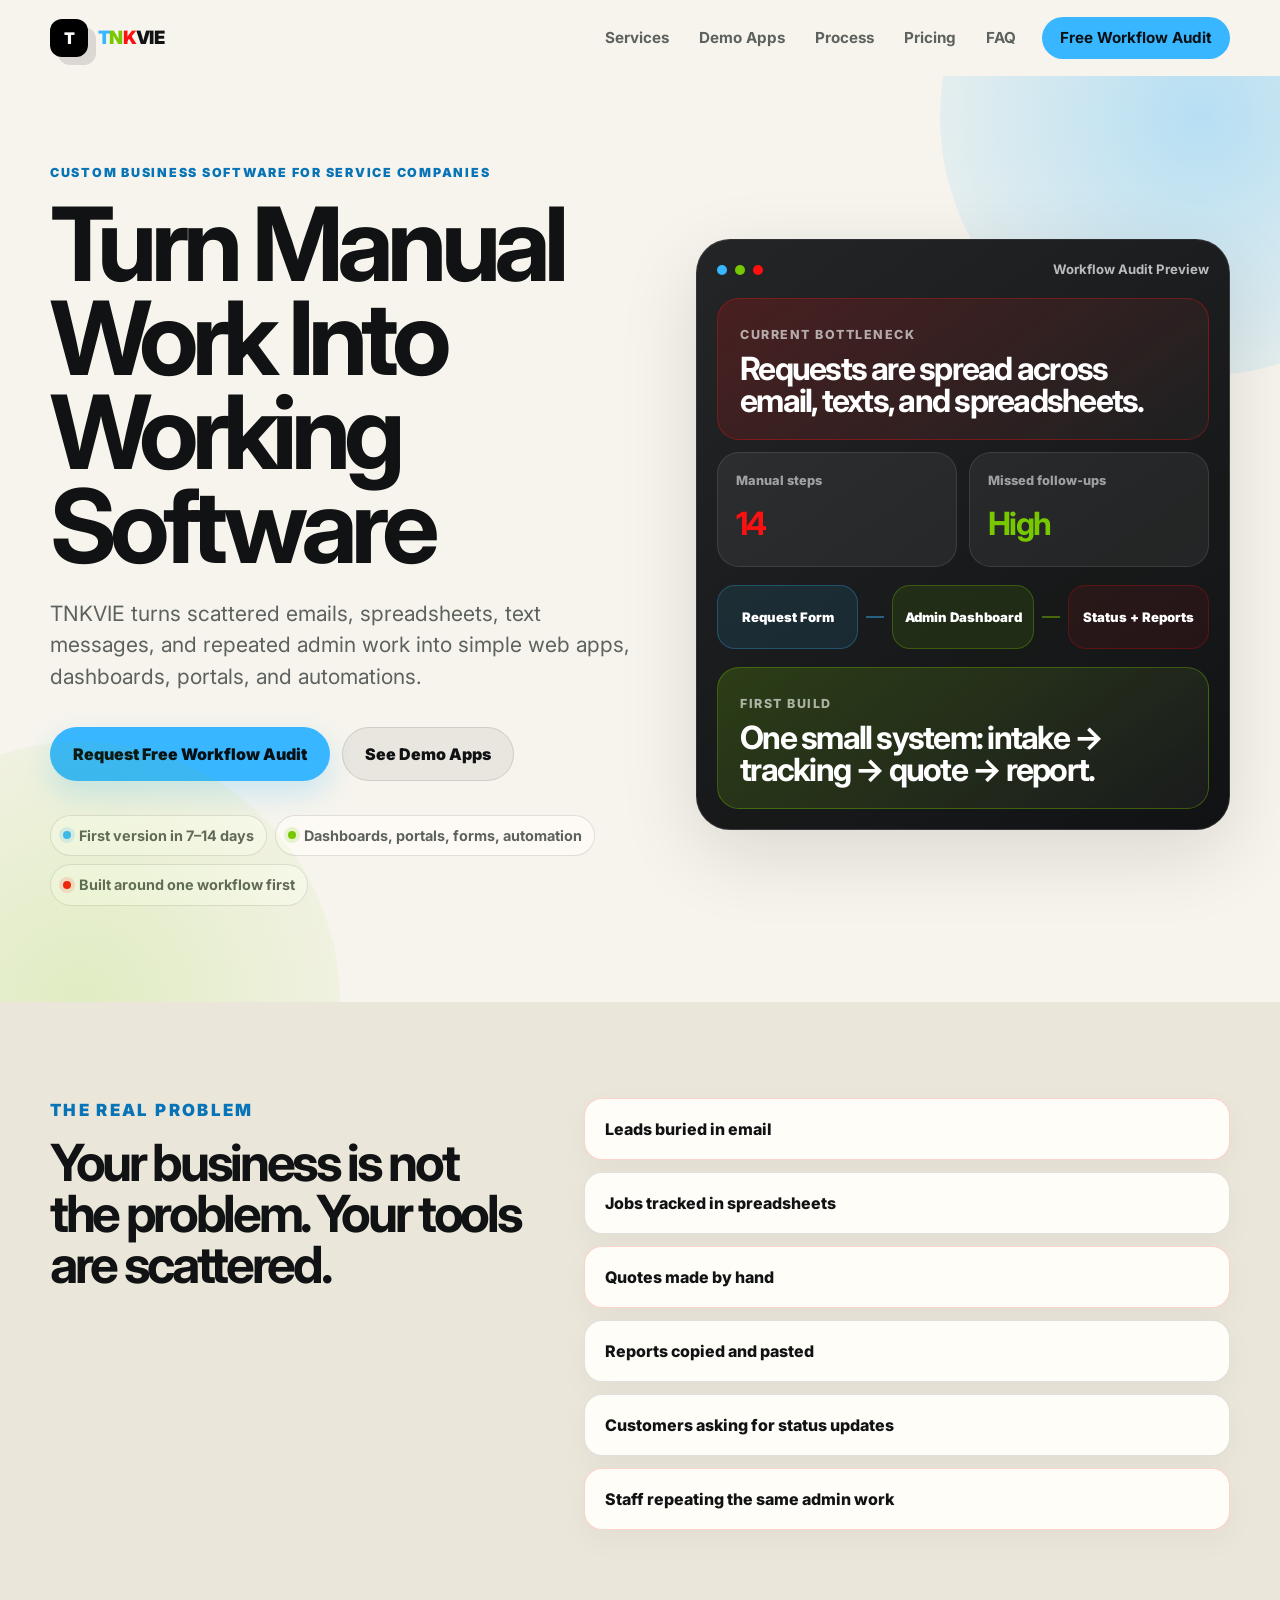
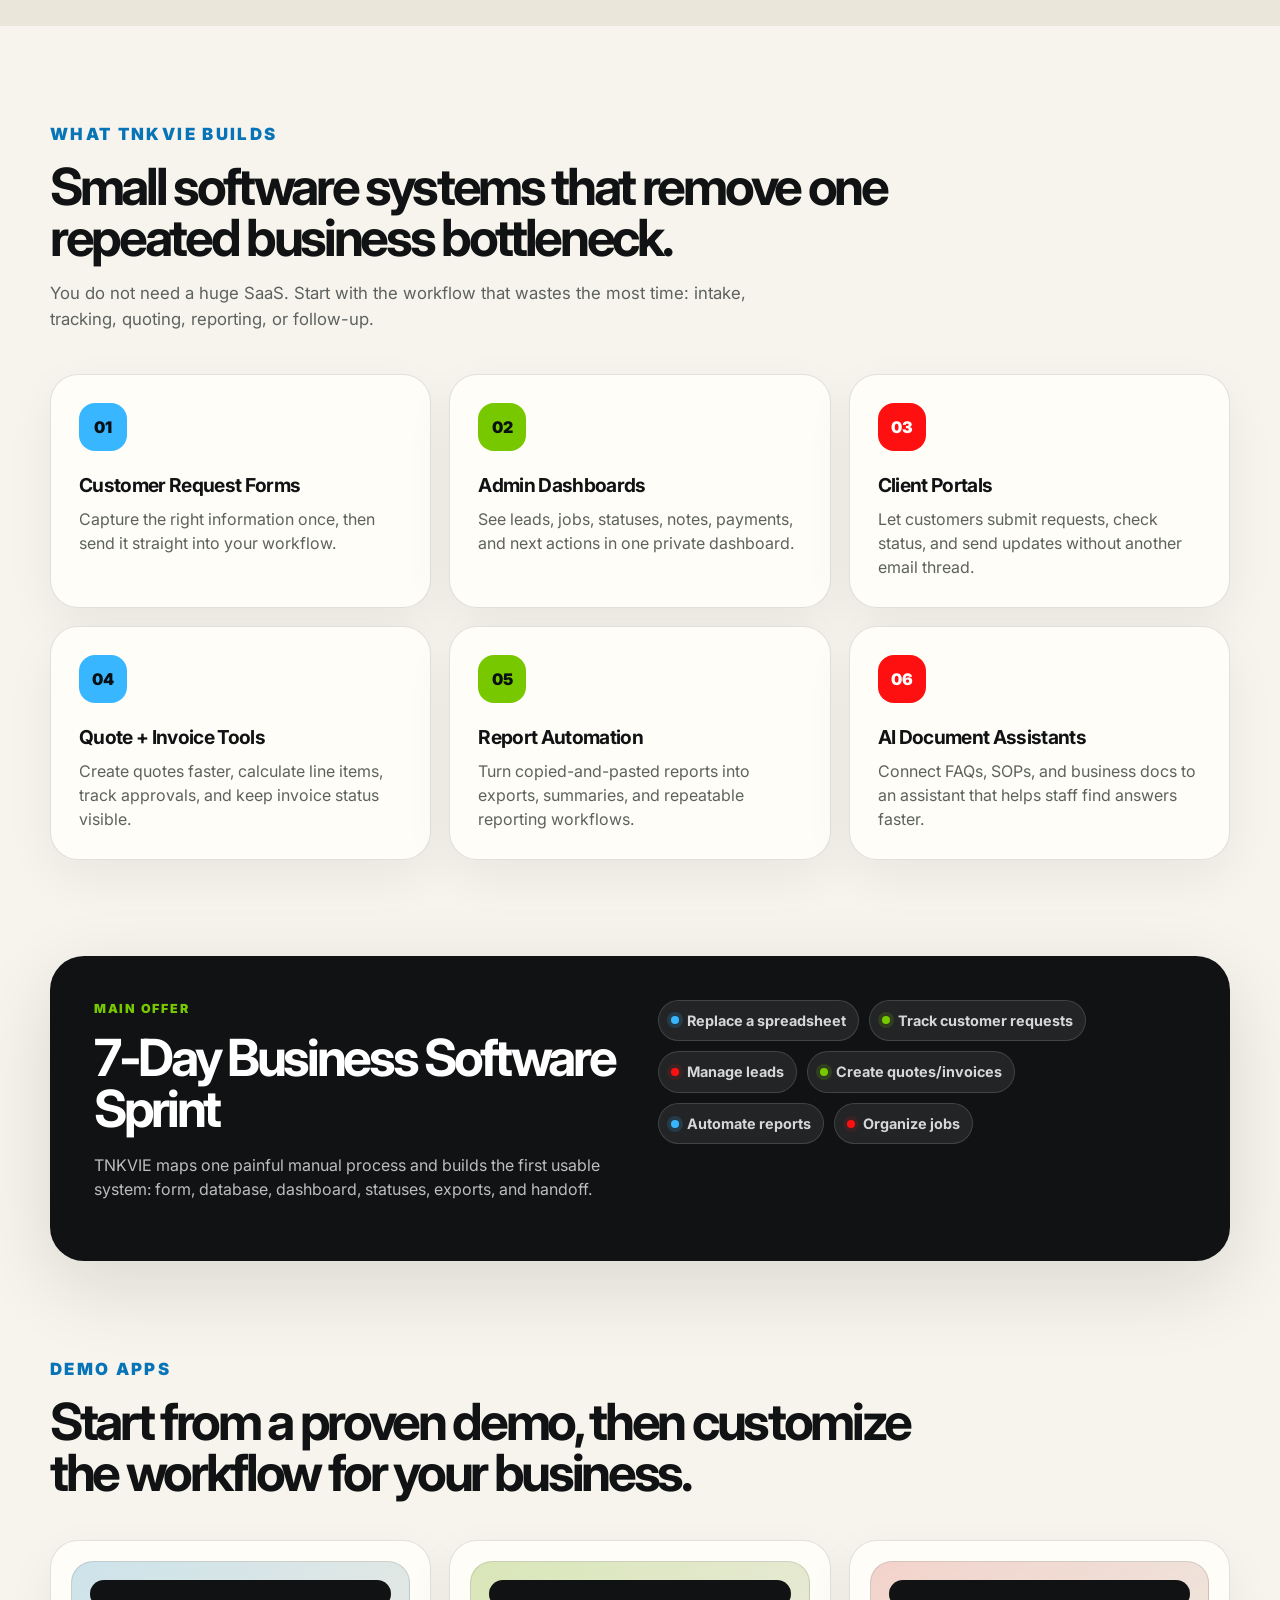
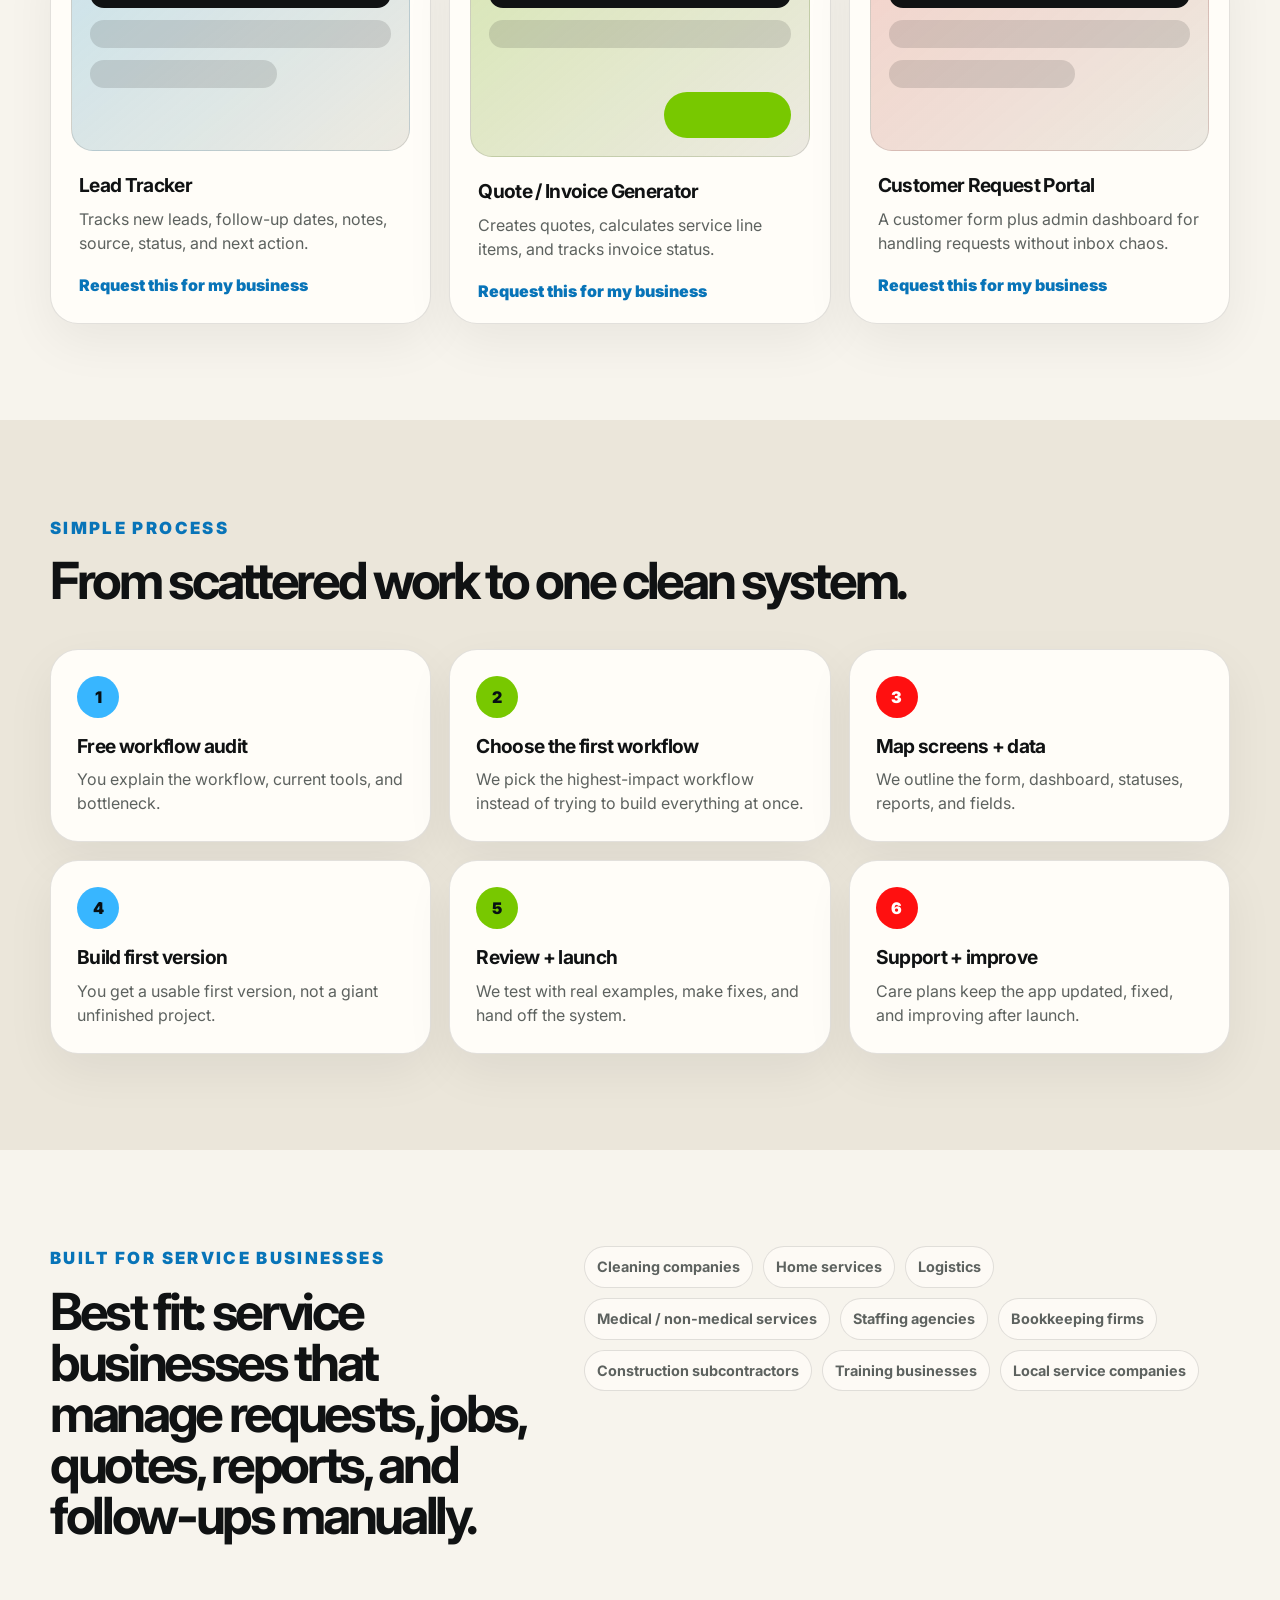
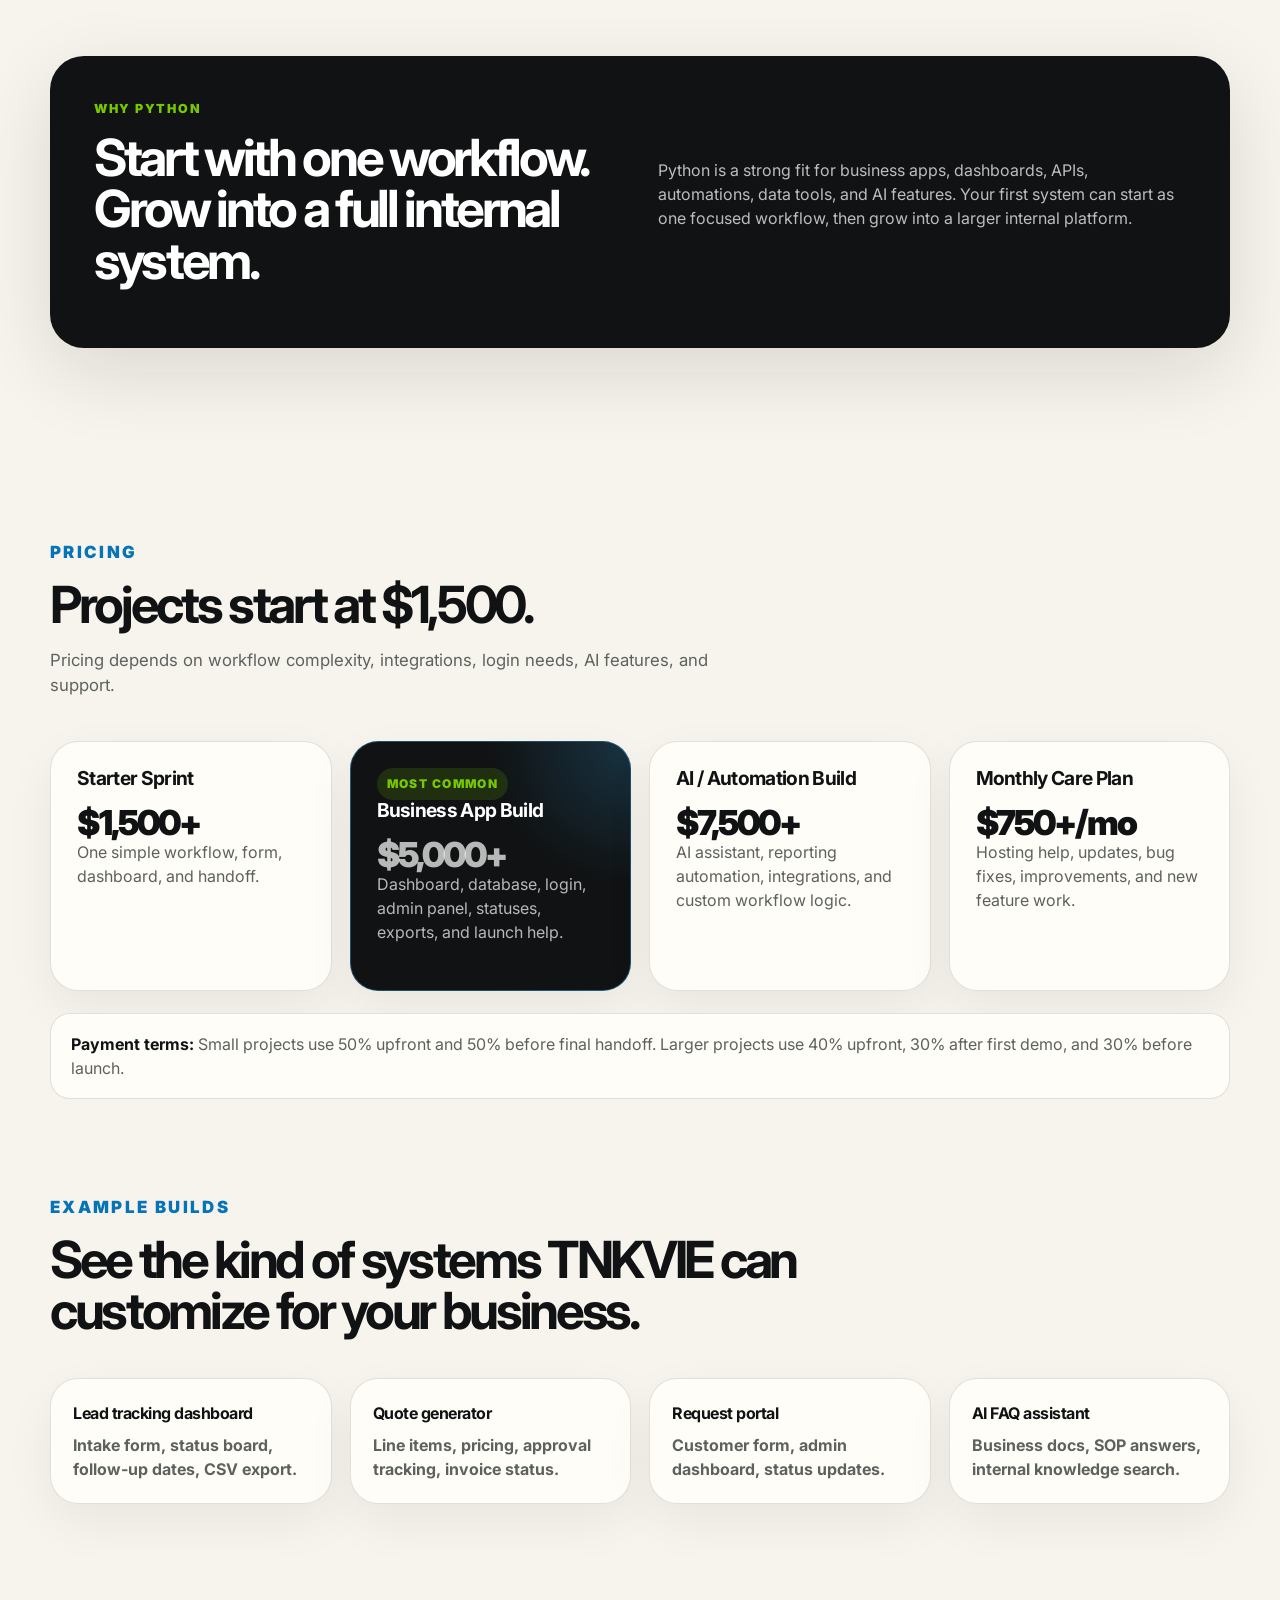
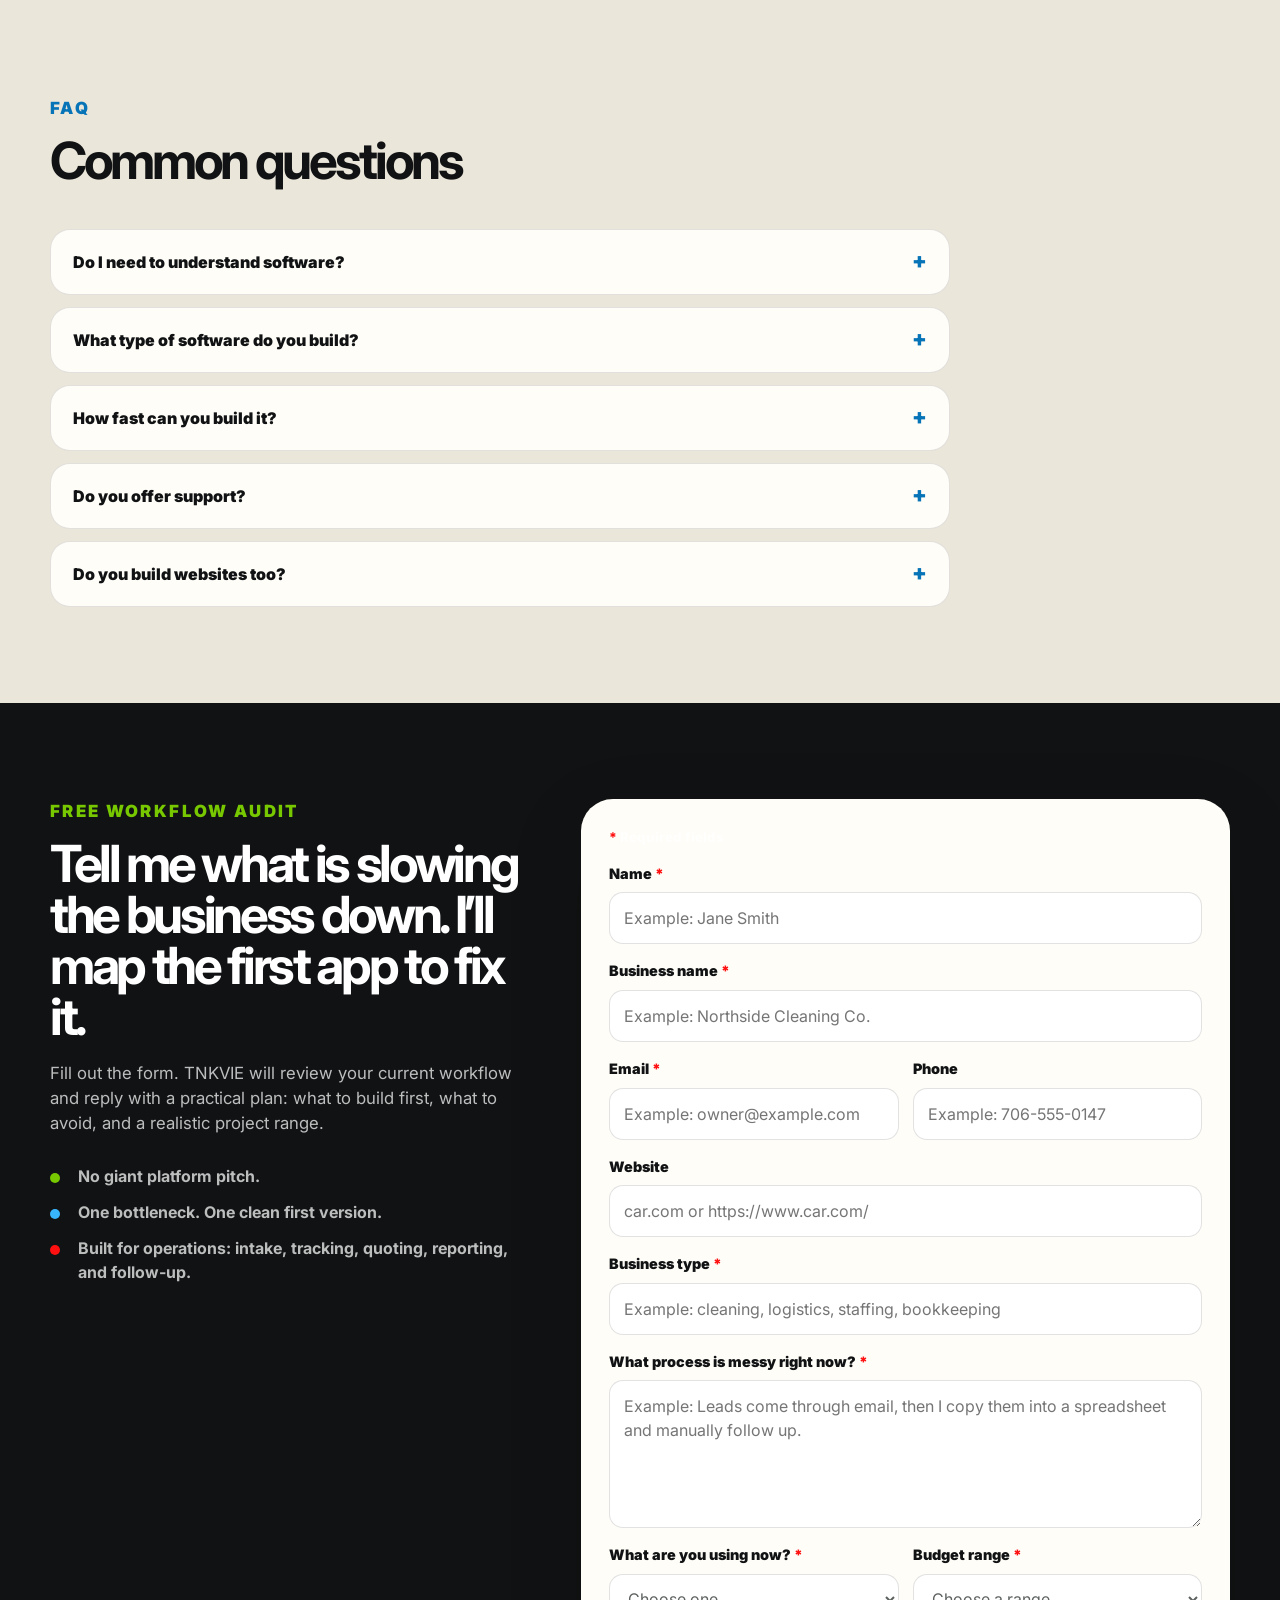
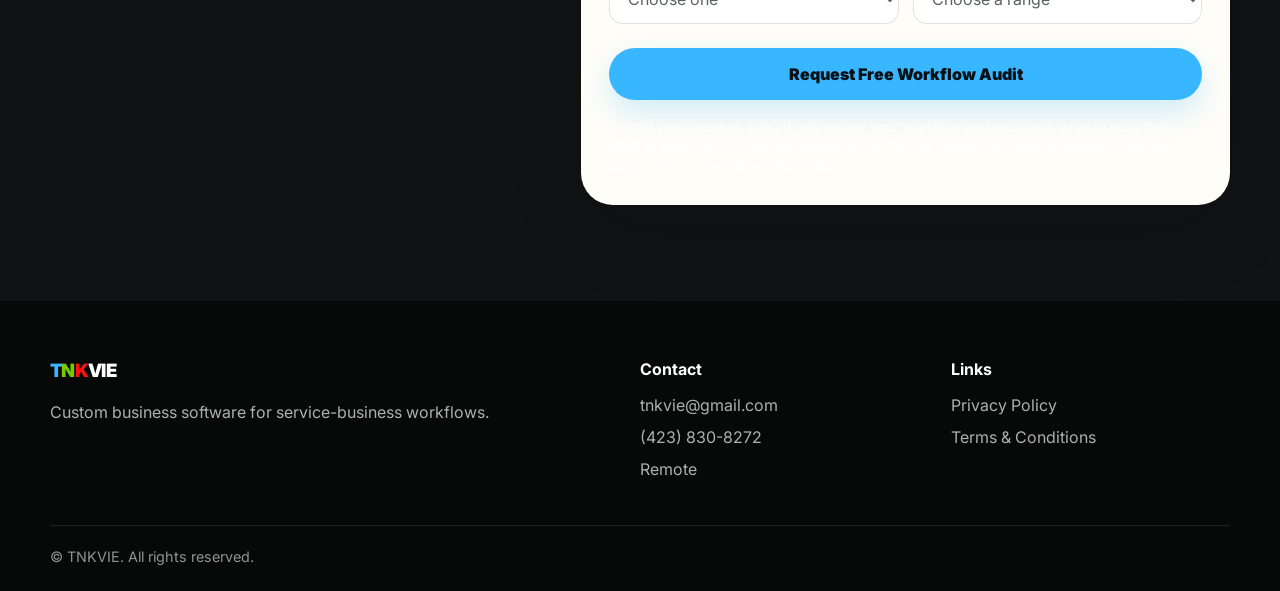
<file: index.html>
<!doctype html>
<html lang="en">
  <head>
    <meta charset="utf-8" />
    <meta name="viewport" content="width=device-width, initial-scale=1" />
    <title>TNKVIE — Custom Python Software for Small Businesses</title>
    <meta
      name="description"
      content="TNKVIE builds custom Python business software that replaces spreadsheets, manual admin work, and broken workflows with simple apps, dashboards, portals, and automations."
    />
    <meta name="theme-color" content="#38b6ff" />

    <link
      rel="shortcut icon"
      type="image/ico"
      sizes="32x32"
      href="/media/images/favacion.ico"
    />

    <meta
      property="og:title"
      content="TNKVIE — Custom Software for Small Businesses"
    />
    <meta
      property="og:description"
      content="Turn one messy manual process into a working app, dashboard, portal, or automation in 7–14 days."
    />
    <meta property="og:type" content="website" />

    <link rel="preconnect" href="https://fonts.googleapis.com" />
    <link rel="preconnect" href="https://fonts.gstatic.com" crossorigin />
    <link
      href="https://fonts.googleapis.com/css2?family=Inter:wght@400;500;600;700;800;900&display=swap"
      rel="stylesheet"
    />
    <link rel="stylesheet" href="styles.css" />
  </head>

  <body>
    <a class="skip-link" href="#main">Skip to content</a>

    <header class="site-header" data-header>
      <div class="container nav-shell">
        <a class="brand" href="#top" aria-label="TNKVIE home">
          <span class="brand-mark" aria-hidden="true">T</span>
          <span class="brand-text brand-logo" aria-label="TNKVIE"
            ><span class="logo-blue">T</span><span class="logo-green">N</span
            ><span class="logo-red">K</span><span>VIE</span></span
          >
        </a>

        <button
          class="nav-toggle"
          type="button"
          aria-label="Open menu"
          aria-expanded="false"
          data-nav-toggle
        >
          <span></span>
          <span></span>
          <span></span>
        </button>

        <nav class="site-nav" aria-label="Main navigation" data-nav>
          <a href="#services">Services</a>
          <a href="#demos">Demo Apps</a>
          <a href="#process">Process</a>
          <a href="#pricing">Pricing</a>
          <a href="#faq">FAQ</a>
          <a class="nav-cta" href="#audit">Free Workflow Audit</a>
        </nav>
      </div>
    </header>

    <main id="main">
      <section class="hero section" id="top">
        <div class="container hero-grid">
          <div class="hero-copy reveal">
            <p class="eyebrow">
              Custom business software for service companies
            </p>
            <h1>Turn Manual Work Into Working Software</h1>
            <p class="hero-subtitle">
              TNKVIE turns scattered emails, spreadsheets, text messages, and
              repeated admin work into simple web apps, dashboards, portals, and
              automations.
            </p>

            <div class="hero-actions">
              <a class="btn btn-primary" href="#audit"
                >Request Free Workflow Audit</a
              >
              <a class="btn btn-secondary" href="#demos">See Demo Apps</a>
            </div>

            <div class="hero-proof" aria-label="TNKVIE service highlights">
              <span>First version in 7–14 days</span>
              <span>Dashboards, portals, forms, automation</span>
              <span>Built around one workflow first</span>
            </div>
          </div>

          <div
            class="hero-panel reveal delay-1"
            aria-label="Workflow dashboard preview"
          >
            <div class="panel-top">
              <span class="dot"></span>
              <span class="dot"></span>
              <span class="dot"></span>
              <strong>Workflow Audit Preview</strong>
            </div>

            <div class="workflow-card alert">
              <span class="card-label">Current bottleneck</span>
              <h2>
                Requests are spread across email, texts, and spreadsheets.
              </h2>
            </div>

            <div class="mini-grid">
              <div class="metric-card">
                <span>Manual steps</span>
                <strong>14</strong>
              </div>
              <div class="metric-card">
                <span>Missed follow-ups</span>
                <strong>High</strong>
              </div>
            </div>

            <div class="pipeline" aria-hidden="true">
              <div>Request Form</div>
              <span></span>
              <div>Admin Dashboard</div>
              <span></span>
              <div>Status + Reports</div>
            </div>

            <div class="workflow-card success">
              <span class="card-label">First build</span>
              <h2>One small system: intake → tracking → quote → report.</h2>
            </div>
          </div>
        </div>
      </section>

      <section class="section problem-section">
        <div class="container two-col">
          <div class="section-copy reveal">
            <p class="eyebrow">The real problem</p>
            <h2>Your business is not the problem. Your tools are scattered.</h2>
          </div>

          <div class="pain-list reveal delay-1">
            <div>Leads buried in email</div>
            <div>Jobs tracked in spreadsheets</div>
            <div>Quotes made by hand</div>
            <div>Reports copied and pasted</div>
            <div>Customers asking for status updates</div>
            <div>Staff repeating the same admin work</div>
          </div>
        </div>
      </section>

      <section class="section" id="services">
        <div class="container">
          <div class="section-heading reveal">
            <p class="eyebrow">What TNKVIE builds</p>
            <h2>
              Small software systems that remove one repeated business
              bottleneck.
            </h2>
            <p>
              You do not need a huge SaaS. Start with the workflow that wastes
              the most time: intake, tracking, quoting, reporting, or follow-up.
            </p>
          </div>

          <div class="card-grid services-grid">
            <article class="service-card reveal">
              <span class="card-icon">01</span>
              <h3>Customer Request Forms</h3>
              <p>
                Capture the right information once, then send it straight into
                your workflow.
              </p>
            </article>

            <article class="service-card reveal delay-1">
              <span class="card-icon">02</span>
              <h3>Admin Dashboards</h3>
              <p>
                See leads, jobs, statuses, notes, payments, and next actions in
                one private dashboard.
              </p>
            </article>

            <article class="service-card reveal delay-2">
              <span class="card-icon">03</span>
              <h3>Client Portals</h3>
              <p>
                Let customers submit requests, check status, and send updates
                without another email thread.
              </p>
            </article>

            <article class="service-card reveal">
              <span class="card-icon">04</span>
              <h3>Quote + Invoice Tools</h3>
              <p>
                Create quotes faster, calculate line items, track approvals, and
                keep invoice status visible.
              </p>
            </article>

            <article class="service-card reveal delay-1">
              <span class="card-icon">05</span>
              <h3>Report Automation</h3>
              <p>
                Turn copied-and-pasted reports into exports, summaries, and
                repeatable reporting workflows.
              </p>
            </article>

            <article class="service-card reveal delay-2">
              <span class="card-icon">06</span>
              <h3>AI Document Assistants</h3>
              <p>
                Connect FAQs, SOPs, and business docs to an assistant that helps
                staff find answers faster.
              </p>
            </article>
          </div>
        </div>
      </section>

      <section class="section offer-section">
        <div class="container offer-card reveal">
          <div>
            <p class="eyebrow">Main offer</p>
            <h2>7-Day Business Software Sprint</h2>
            <p>
              TNKVIE maps one painful manual process and builds the first usable
              system: form, database, dashboard, statuses, exports, and handoff.
            </p>
          </div>

          <div class="offer-list" aria-label="Best use cases">
            <span>Replace a spreadsheet</span>
            <span>Track customer requests</span>
            <span>Manage leads</span>
            <span>Create quotes/invoices</span>
            <span>Automate reports</span>
            <span>Organize jobs</span>
          </div>
        </div>
      </section>

      <section class="section" id="demos">
        <div class="container">
          <div class="section-heading reveal">
            <p class="eyebrow">Demo apps</p>
            <h2>
              Start from a proven demo, then customize the workflow for your
              business.
            </h2>
          </div>

          <div class="card-grid demo-grid">
            <article class="demo-card reveal">
              <div class="demo-screen">
                <div class="demo-row active"></div>
                <div class="demo-row"></div>
                <div class="demo-row short"></div>
              </div>
              <h3>Lead Tracker</h3>
              <p>
                Tracks new leads, follow-up dates, notes, source, status, and
                next action.
              </p>
              <a href="#audit">Request this for my business</a>
            </article>

            <article class="demo-card reveal delay-1">
              <div class="demo-screen invoice">
                <div class="demo-row active"></div>
                <div class="demo-row"></div>
                <div class="demo-total"></div>
              </div>
              <h3>Quote / Invoice Generator</h3>
              <p>
                Creates quotes, calculates service line items, and tracks
                invoice status.
              </p>
              <a href="#audit">Request this for my business</a>
            </article>

            <article class="demo-card reveal delay-2">
              <div class="demo-screen portal">
                <div class="demo-row active"></div>
                <div class="demo-row"></div>
                <div class="demo-row short"></div>
              </div>
              <h3>Customer Request Portal</h3>
              <p>
                A customer form plus admin dashboard for handling requests
                without inbox chaos.
              </p>
              <a href="#audit">Request this for my business</a>
            </article>
          </div>
        </div>
      </section>

      <section class="section process-section" id="process">
        <div class="container">
          <div class="section-heading reveal">
            <p class="eyebrow">Simple process</p>
            <h2>From scattered work to one clean system.</h2>
          </div>

          <div class="timeline">
            <article class="timeline-item reveal">
              <span>1</span>
              <h3>Free workflow audit</h3>
              <p>You explain the workflow, current tools, and bottleneck.</p>
            </article>
            <article class="timeline-item reveal delay-1">
              <span>2</span>
              <h3>Choose the first workflow</h3>
              <p>
                We pick the highest-impact workflow instead of trying to build
                everything at once.
              </p>
            </article>
            <article class="timeline-item reveal delay-2">
              <span>3</span>
              <h3>Map screens + data</h3>
              <p>
                We outline the form, dashboard, statuses, reports, and fields.
              </p>
            </article>
            <article class="timeline-item reveal">
              <span>4</span>
              <h3>Build first version</h3>
              <p>
                You get a usable first version, not a giant unfinished project.
              </p>
            </article>
            <article class="timeline-item reveal delay-1">
              <span>5</span>
              <h3>Review + launch</h3>
              <p>
                We test with real examples, make fixes, and hand off the system.
              </p>
            </article>
            <article class="timeline-item reveal delay-2">
              <span>6</span>
              <h3>Support + improve</h3>
              <p>
                Care plans keep the app updated, fixed, and improving after
                launch.
              </p>
            </article>
          </div>
        </div>
      </section>

      <section class="section industries-section">
        <div class="container two-col">
          <div class="section-copy reveal">
            <p class="eyebrow">Built for service businesses</p>
            <h2>
              Best fit: service businesses that manage requests, jobs, quotes,
              reports, and follow-ups manually.
            </h2>
          </div>

          <div
            class="industry-cloud reveal delay-1"
            aria-label="Industries served"
          >
            <span>Cleaning companies</span>
            <span>Home services</span>
            <span>Logistics</span>
            <span>Medical / non-medical services</span>
            <span>Staffing agencies</span>
            <span>Bookkeeping firms</span>
            <span>Construction subcontractors</span>
            <span>Training businesses</span>
            <span>Local service companies</span>
          </div>
        </div>
      </section>

      <section class="section why-section">
        <div class="container why-card reveal">
          <div>
            <p class="eyebrow">Why Python</p>
            <h2>Start with one workflow. Grow into a full internal system.</h2>
          </div>
          <p>
            Python is a strong fit for business apps, dashboards, APIs,
            automations, data tools, and AI features. Your first system can
            start as one focused workflow, then grow into a larger internal
            platform.
          </p>
        </div>
      </section>

      <section class="section" id="pricing">
        <div class="container">
          <div class="section-heading reveal">
            <p class="eyebrow">Pricing</p>
            <h2>Projects start at $1,500.</h2>
            <p>
              Pricing depends on workflow complexity, integrations, login needs,
              AI features, and support.
            </p>
          </div>

          <div class="pricing-grid">
            <article class="price-card reveal">
              <h3>Starter Sprint</h3>
              <p class="price">$1,500+</p>
              <p>One simple workflow, form, dashboard, and handoff.</p>
            </article>

            <article class="price-card featured reveal delay-1">
              <p class="badge">Most common</p>
              <h3>Business App Build</h3>
              <p class="price">$5,000+</p>
              <p>
                Dashboard, database, login, admin panel, statuses, exports, and
                launch help.
              </p>
            </article>

            <article class="price-card reveal delay-2">
              <h3>AI / Automation Build</h3>
              <p class="price">$7,500+</p>
              <p>
                AI assistant, reporting automation, integrations, and custom
                workflow logic.
              </p>
            </article>

            <article class="price-card reveal">
              <h3>Monthly Care Plan</h3>
              <p class="price">$750+/mo</p>
              <p>
                Hosting help, updates, bug fixes, improvements, and new feature
                work.
              </p>
            </article>
          </div>

          <div class="payment-note reveal">
            <strong>Payment terms:</strong>
            Small projects use 50% upfront and 50% before final handoff. Larger
            projects use 40% upfront, 30% after first demo, and 30% before
            launch.
          </div>
        </div>
      </section>

      <section class="section proof-section">
        <div class="container">
          <div class="section-heading reveal">
            <p class="eyebrow">Example builds</p>
            <h2>
              See the kind of systems TNKVIE can customize for your business.
            </h2>
          </div>

          <div class="proof-grid">
            <div class="proof-item reveal">
              <strong>Lead tracking dashboard</strong>
              <span
                >Intake form, status board, follow-up dates, CSV export.</span
              >
            </div>
            <div class="proof-item reveal delay-1">
              <strong>Quote generator</strong>
              <span
                >Line items, pricing, approval tracking, invoice status.</span
              >
            </div>
            <div class="proof-item reveal delay-2">
              <strong>Request portal</strong>
              <span>Customer form, admin dashboard, status updates.</span>
            </div>
            <div class="proof-item reveal">
              <strong>AI FAQ assistant</strong>
              <span
                >Business docs, SOP answers, internal knowledge search.</span
              >
            </div>
          </div>
        </div>
      </section>

      <section class="section faq-section" id="faq">
        <div class="container">
          <div class="section-heading reveal">
            <p class="eyebrow">FAQ</p>
            <h2>Common questions</h2>
          </div>

          <div class="faq-list reveal">
            <details>
              <summary>Do I need to understand software?</summary>
              <p>
                No. You explain your business process. TNKVIE turns it into a
                simple system.
              </p>
            </details>

            <details>
              <summary>What type of software do you build?</summary>
              <p>
                TNKVIE focuses on operations software: dashboards, portals,
                forms, automations, reports, and AI tools.
              </p>
            </details>

            <details>
              <summary>How fast can you build it?</summary>
              <p>
                Small workflow apps can start in 7 days. Bigger systems usually
                take 2–6 weeks.
              </p>
            </details>

            <details>
              <summary>Do you offer support?</summary>
              <p>
                Yes. Monthly care plans are available for updates, fixes,
                hosting help, and new features.
              </p>
            </details>

            <details>
              <summary>Do you build websites too?</summary>
              <p>
                Yes, when the website supports the workflow. The main focus is
                software that helps the business run better.
              </p>
            </details>
          </div>
        </div>
      </section>

      <section class="section final-cta" id="audit">
        <div class="container audit-grid">
          <div class="section-copy reveal">
            <p class="eyebrow">Free workflow audit</p>
            <h2>
              Tell me what is slowing the business down. I’ll map the first app
              to fix it.
            </h2>
            <p>
              Fill out the form. TNKVIE will review your current workflow and
              reply with a practical plan: what to build first, what to avoid,
              and a realistic project range.
            </p>

            <ul class="audit-bullets">
              <li>No giant platform pitch.</li>
              <li>One bottleneck. One clean first version.</li>
              <li>
                Built for operations: intake, tracking, quoting, reporting, and
                follow-up.
              </li>
            </ul>
          </div>

          <form
            class="audit-form reveal delay-1"
            id="workflow-audit-form"
            name="workflow-audit"
            action="https://api.web3forms.com/submit"
            method="POST"
          >
            <input
              type="hidden"
              name="access_key"
              value="5d2af4bc-f46d-4950-a163-d67c3dd9f579"
            />

            <input
              type="hidden"
              name="form_type"
              value="Workflow Audit Request"
            />
            <input
              type="hidden"
              name="subject"
              value="New TNKVIE Workflow Audit Request"
            />
            <input type="hidden" name="from_name" value="TNKVIE Website" />

            <!-- Optional: redirect after submit -->
            <!-- <input type="hidden" name="redirect" value="https://tnkvie.com/thank-you.html" /> -->

            <!-- Spam trap. Leave hidden. -->
            <input
              type="checkbox"
              name="botcheck"
              style="display: none"
              tabindex="-1"
              autocomplete="off"
            />

            <p class="form-required-note">
              <span aria-hidden="true">*</span> Required fields
            </p>

            <div class="form-row">
              <label for="name">Name <span aria-hidden="true">*</span></label>
              <input
                id="name"
                a
                name="name"
                type="text"
                autocomplete="name"
                minlength="2"
                maxlength="80"
                placeholder="Example: Jane Smith"
                title="Enter your name."
                required
              />
            </div>

            <div class="form-row">
              <label for="business"
                >Business name <span aria-hidden="true">*</span></label
              >
              <input
                id="business"
                name="business"
                type="text"
                autocomplete="organization"
                minlength="2"
                maxlength="100"
                placeholder="Example: Northside Cleaning Co."
                title="Enter your business name."
                required
              />
            </div>

            <div class="form-pair">
              <div class="form-row">
                <label for="email"
                  >Email <span aria-hidden="true">*</span></label
                >
                <input
                  id="email"
                  name="email"
                  type="email"
                  autocomplete="email"
                  placeholder="Example: owner@example.com"
                  title="Enter a valid email address."
                  required
                />
              </div>

              <div class="form-row">
                <label for="phone">Phone</label>
                <input
                  id="phone"
                  name="phone"
                  type="tel"
                  autocomplete="tel"
                  inputmode="tel"
                  pattern="[0-9()+\-\s.]{7,}"
                  placeholder="Example: 706-555-0147"
                  title="Enter a valid phone number."
                />
              </div>
            </div>

            <div class="form-row">
              <label for="website">Website</label>
              <input
                id="website"
                name="website"
                type="text"
                autocomplete="url"
                inputmode="url"
                maxlength="200"
                placeholder="car.com or https://www.car.com/"
                title="Enter your website, like car.com or https://www.car.com/"
              />
            </div>

            <div class="form-row">
              <label for="business-type"
                >Business type <span aria-hidden="true">*</span></label
              >
              <input
                id="business-type"
                name="business_type"
                type="text"
                minlength="2"
                maxlength="80"
                placeholder="Example: cleaning, logistics, staffing, bookkeeping"
                title="Enter your type of business."
                required
              />
            </div>

            <div class="form-row">
              <label for="messy-process">
                What process is messy right now?
                <span aria-hidden="true">*</span>
              </label>
              <textarea
                id="messy-process"
                name="messy_process"
                rows="5"
                minlength="20"
                maxlength="1000"
                placeholder="Example: Leads come through email, then I copy them into a spreadsheet and manually follow up."
                title="Describe the workflow, bottleneck, or repeated admin task you want fixed."
                required
              ></textarea>
            </div>

            <div class="form-pair">
              <div class="form-row">
                <label for="current-tools"
                  >What are you using now?
                  <span aria-hidden="true">*</span></label
                >
                <select
                  id="current-tools"
                  name="current_tools"
                  title="Choose the tools you currently use."
                  required
                >
                  <option value="" selected disabled>Choose one</option>
                  <option value="Spreadsheets">Spreadsheets</option>
                  <option value="Email">Email</option>
                  <option value="Text messages">Text messages</option>
                  <option value="Paper forms">Paper forms</option>
                  <option value="Multiple tools">Multiple tools</option>
                  <option value="Not sure">Not sure</option>
                </select>
              </div>

              <div class="form-row">
                <label for="budget"
                  >Budget range <span aria-hidden="true">*</span></label
                >
                <select
                  id="budget"
                  name="budget"
                  title="Choose a realistic budget range."
                  required
                >
                  <option value="" selected disabled>Choose a range</option>
                  <option value="$1,500–$3,000">$1,500–$3,000</option>
                  <option value="$3,000–$7,500">$3,000–$7,500</option>
                  <option value="$7,500–$15,000">$7,500–$15,000</option>
                  <option value="$15,000+">$15,000+</option>
                  <option value="Not sure yet">Not sure yet</option>
                </select>
              </div>
            </div>

            <button class="btn btn-primary form-submit" type="submit">
              Request Free Workflow Audit
            </button>

            <p class="form-note" id="audit-form-note">
              Submit your request. TNKVIE will review your workflow and reply
              with what to build first, what to avoid, and a realistic project
              range. Do not include passwords, private customer data, SSNs, or
              sensitive information.
            </p>
          </form>
        </div>
      </section>
    </main>

    <footer class="site-footer">
      <div class="container footer-grid">
        <div>
          <a class="brand footer-brand" href="#top">
            <span class="brand-text brand-logo" aria-label="TNKVIE"
              ><span class="logo-blue">T</span><span class="logo-green">N</span
              ><span class="logo-red">K</span><span>VIE</span></span
            >
          </a>
          <p>Custom business software for service-business workflows.</p>
        </div>

        <div>
          <strong>Contact</strong>
          <a href="mailto:tnkvie@gmail.com">tnkvie@gmail.com</a>
          <a href="tel:+14238308272">(423) 830-8272</a>
          <span>Remote</span>
        </div>

        <div>
          <strong>Links</strong>
          <a href="privacy.html">Privacy Policy</a>
          <a href="terms.html">Terms & Conditions</a>
        </div>
      </div>

      <div class="container copyright">
        <span>© <span data-year></span> TNKVIE. All rights reserved.</span>
      </div>
    </footer>

    <script src="script.js"></script>
  </body>
</html>
</file>
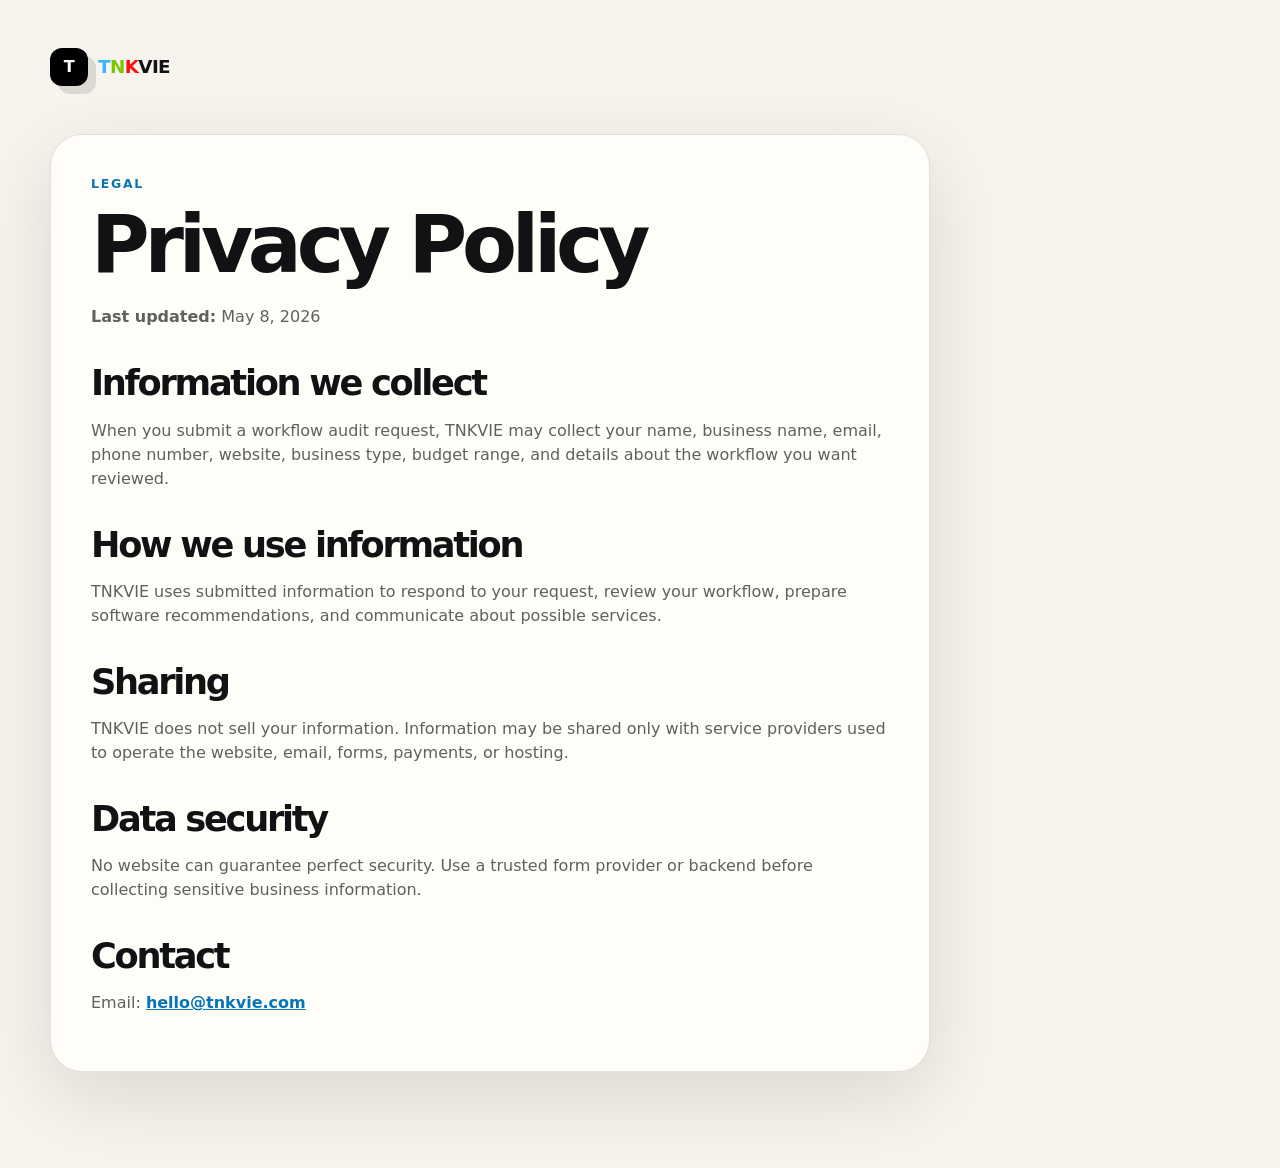
<file: privacy.html>
<!doctype html>
<html lang="en">
<head>
  <meta charset="utf-8" />
  <meta name="viewport" content="width=device-width, initial-scale=1" />
  <title>Privacy Policy — TNKVIE</title>
  <meta name="description" content="TNKVIE Privacy Policy" />
  <link rel="stylesheet" href="styles.css" />
</head>
<body>
  <main class="legal-page">
    <div class="container">
      <a class="brand" href="index.html">
        <span class="brand-mark" aria-hidden="true">T</span>
        <span class="brand-text brand-logo" aria-label="TNKVIE"><span class="logo-blue">T</span><span class="logo-green">N</span><span class="logo-red">K</span><span>VIE</span></span>
      </a>

      <article class="legal-card">
        <p class="eyebrow">Legal</p>
        <h1>Privacy Policy</h1>
        <p><strong>Last updated:</strong> May 8, 2026</p>

        <h2>Information we collect</h2>
        <p>
          When you submit a workflow audit request, TNKVIE may collect your name,
          business name, email, phone number, website, business type, budget range,
          and details about the workflow you want reviewed.
        </p>

        <h2>How we use information</h2>
        <p>
          TNKVIE uses submitted information to respond to your request, review your
          workflow, prepare software recommendations, and communicate about possible services.
        </p>

        <h2>Sharing</h2>
        <p>
          TNKVIE does not sell your information. Information may be shared only with
          service providers used to operate the website, email, forms, payments, or hosting.
        </p>

        <h2>Data security</h2>
        <p>
          No website can guarantee perfect security. Use a trusted form provider or backend
          before collecting sensitive business information.
        </p>

        <h2>Contact</h2>
        <p>Email: <a href="mailto:hello@tnkvie.com">hello@tnkvie.com</a></p>
      </article>
    </div>
  </main>
</body>
</html>
</file>
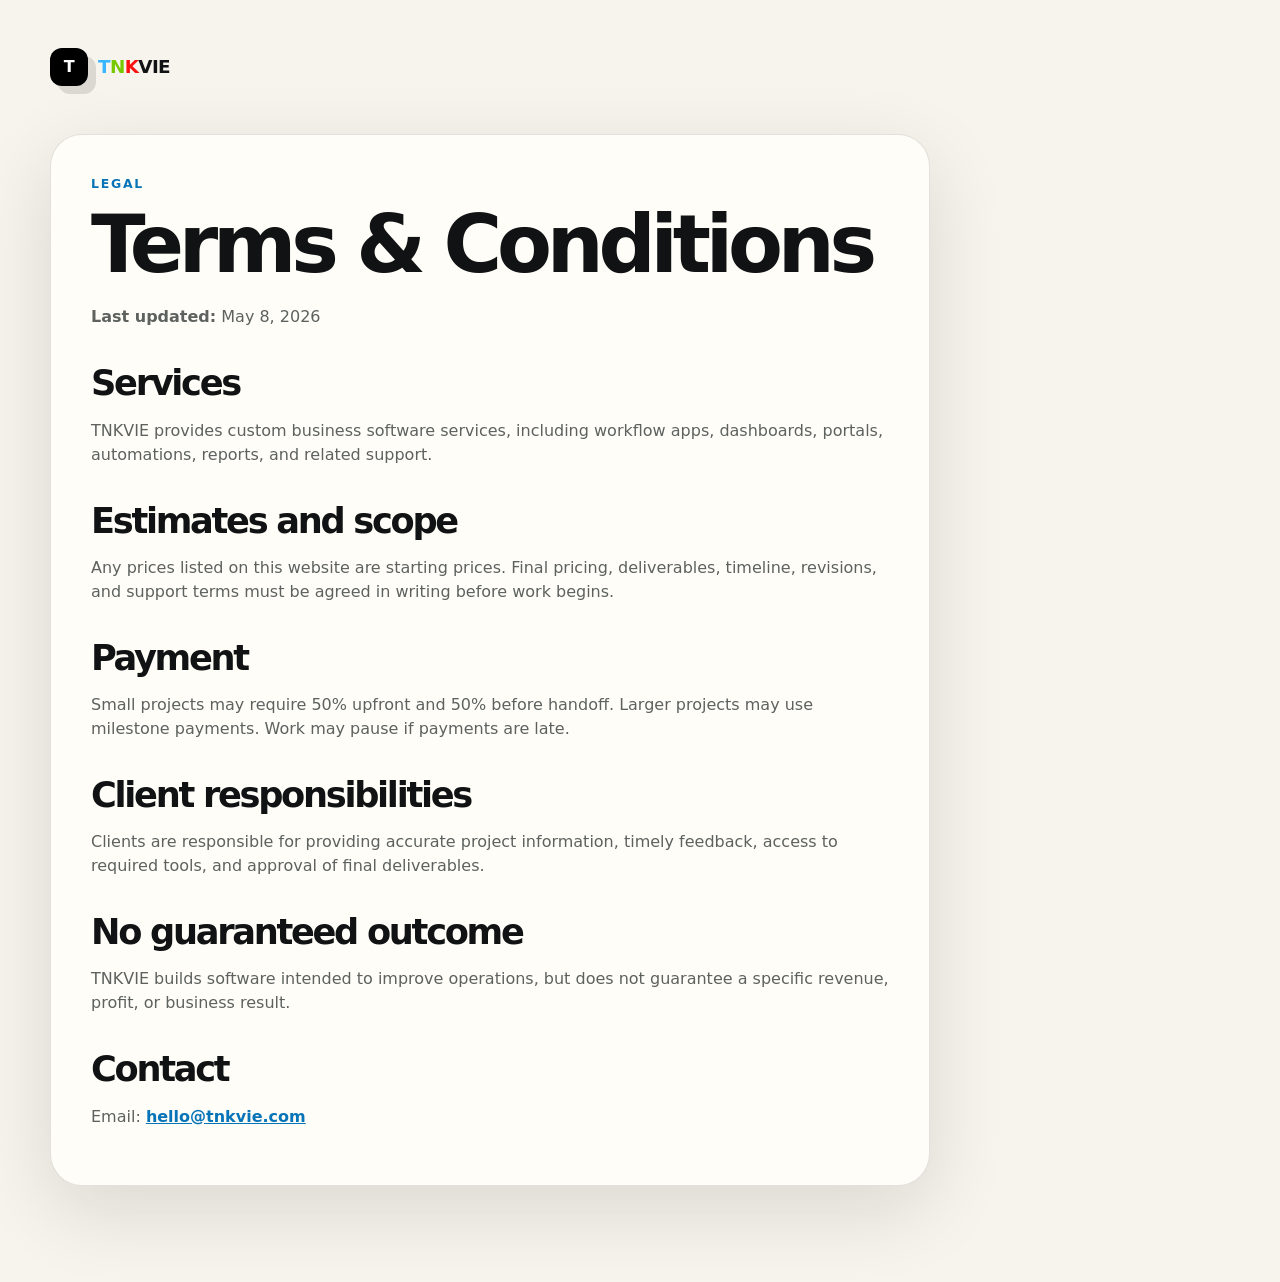
<file: terms.html>
<!doctype html>
<html lang="en">
<head>
  <meta charset="utf-8" />
  <meta name="viewport" content="width=device-width, initial-scale=1" />
  <title>Terms & Conditions — TNKVIE</title>
  <meta name="description" content="TNKVIE Terms and Conditions" />
  <link rel="stylesheet" href="styles.css" />
</head>
<body>
  <main class="legal-page">
    <div class="container">
      <a class="brand" href="index.html">
        <span class="brand-mark" aria-hidden="true">T</span>
        <span class="brand-text brand-logo" aria-label="TNKVIE"><span class="logo-blue">T</span><span class="logo-green">N</span><span class="logo-red">K</span><span>VIE</span></span>
      </a>

      <article class="legal-card">
        <p class="eyebrow">Legal</p>
        <h1>Terms & Conditions</h1>
        <p><strong>Last updated:</strong> May 8, 2026</p>

        <h2>Services</h2>
        <p>
          TNKVIE provides custom business software services, including workflow apps,
          dashboards, portals, automations, reports, and related support.
        </p>

        <h2>Estimates and scope</h2>
        <p>
          Any prices listed on this website are starting prices. Final pricing, deliverables,
          timeline, revisions, and support terms must be agreed in writing before work begins.
        </p>

        <h2>Payment</h2>
        <p>
          Small projects may require 50% upfront and 50% before handoff. Larger projects
          may use milestone payments. Work may pause if payments are late.
        </p>

        <h2>Client responsibilities</h2>
        <p>
          Clients are responsible for providing accurate project information, timely feedback,
          access to required tools, and approval of final deliverables.
        </p>

        <h2>No guaranteed outcome</h2>
        <p>
          TNKVIE builds software intended to improve operations, but does not guarantee a
          specific revenue, profit, or business result.
        </p>

        <h2>Contact</h2>
        <p>Email: <a href="mailto:hello@tnkvie.com">hello@tnkvie.com</a></p>
      </article>
    </div>
  </main>
</body>
</html>
</file>
<file: styles.css>
:root {
  --bg: #f7f4ed;
  --bg-2: #ebe6da;
  --ink: #101213;
  --muted: #5d625f;
  --line: rgba(16, 18, 19, 0.12);
  --card: #fffdf8;

  --brand-blue: #38b6ff;
  --brand-blue-dark: #0874b8;
  --brand-blue-soft: rgba(56, 182, 255, 0.16);

  --brand-green: #78c800;
  --brand-green-dark: #4d8200;
  --brand-green-soft: rgba(120, 200, 0, 0.16);

  --brand-red: #ff1010;
  --brand-red-dark: #b90000;
  --brand-red-soft: rgba(255, 16, 16, 0.12);

  --accent: var(--brand-blue);
  --accent-2: var(--brand-blue-dark);

  --dark: #101213;
  --dark-2: #181b1c;
  --white: #ffffff;
  --shadow: 0 24px 80px rgba(16, 18, 19, 0.12);
  --radius: 28px;
  --radius-sm: 18px;
  --max: 1180px;
  --header-height: 76px;
}

* {
  box-sizing: border-box;
}

html {
  scroll-behavior: smooth;
}

body {
  margin: 0;
  font-family: "Inter", system-ui, -apple-system, BlinkMacSystemFont, "Segoe UI", sans-serif;
  background: var(--bg);
  color: var(--ink);
  line-height: 1.5;
  text-rendering: optimizeLegibility;
}

body.nav-open {
  overflow: hidden;
}

img,
svg {
  display: block;
  max-width: 100%;
}

a {
  color: inherit;
  text-decoration: none;
}

button,
input,
textarea,
select {
  font: inherit;
}

button {
  cursor: pointer;
}

.skip-link {
  position: fixed;
  left: 16px;
  top: 12px;
  z-index: 1000;
  transform: translateY(-200%);
  background: var(--brand-blue);
  color: #071014;
  padding: 10px 14px;
  border-radius: 999px;
  font-weight: 800;
}

.skip-link:focus {
  transform: translateY(0);
}

.container {
  width: min(100% - 32px, var(--max));
  margin-inline: auto;
}

.section {
  padding: 96px 0;
}

.site-header {
  position: sticky;
  top: 0;
  z-index: 100;
  height: var(--header-height);
  background: rgba(247, 244, 237, 0.78);
  border-bottom: 1px solid transparent;
  backdrop-filter: blur(18px);
  transition: border-color 0.2s ease, background 0.2s ease;
}

.site-header.is-scrolled {
  border-color: var(--line);
  background: rgba(247, 244, 237, 0.94);
}

.nav-shell {
  height: var(--header-height);
  display: flex;
  align-items: center;
  justify-content: space-between;
  gap: 24px;
}

.brand {
  display: inline-flex;
  align-items: center;
  gap: 10px;
  font-weight: 900;
  letter-spacing: -0.04em;
}

.brand-mark {
  display: grid;
  place-items: center;
  width: 38px;
  height: 38px;
  border-radius: 12px;
  background: #000000;
  color: #ffffff;
  text-shadow: 0 1px 10px rgba(0, 0, 0, 0.36);
  box-shadow: 8px 8px 0 rgba(16, 18, 19, 0.12);
}

.brand-text {
  font-size: 1.15rem;
}

.brand-logo span {
  display: inline-block;
}

.logo-blue {
  color: var(--brand-blue);
}

.logo-green {
  color: var(--brand-green);
}

.logo-red {
  color: var(--brand-red);
}

.site-nav {
  display: flex;
  align-items: center;
  gap: 6px;
}

.site-nav a {
  padding: 10px 12px;
  color: var(--muted);
  font-size: 0.95rem;
  font-weight: 700;
  border-radius: 999px;
  transition: color 0.2s ease, background 0.2s ease;
}

.site-nav a:hover,
.site-nav a:focus-visible {
  color: var(--ink);
  background: rgba(16, 18, 19, 0.06);
  outline: none;
}

.site-nav .nav-cta {
  margin-left: 8px;
  background: var(--brand-blue);
  color: #071014;
  padding-inline: 18px;
}

.site-nav .nav-cta:hover,
.site-nav .nav-cta:focus-visible {
  background: var(--brand-green);
  color: #071014;
}

.nav-toggle {
  display: none;
  width: 44px;
  height: 44px;
  border: 1px solid var(--line);
  border-radius: 999px;
  background: var(--card);
  padding: 10px;
}

.nav-toggle span {
  display: block;
  height: 2px;
  margin: 5px 0;
  background: var(--ink);
  border-radius: 99px;
  transition: transform 0.2s ease, opacity 0.2s ease;
}

.nav-open .nav-toggle span:nth-child(1) {
  transform: translateY(7px) rotate(45deg);
}

.nav-open .nav-toggle span:nth-child(2) {
  opacity: 0;
}

.nav-open .nav-toggle span:nth-child(3) {
  transform: translateY(-7px) rotate(-45deg);
}

.hero {
  position: relative;
  overflow: hidden;
  padding-top: 88px;
}

.hero::before {
  content: "";
  position: absolute;
  inset: -220px -180px auto auto;
  width: 520px;
  height: 520px;
  border-radius: 999px;
  background: radial-gradient(circle, rgba(56, 182, 255, 0.34), rgba(56, 182, 255, 0));
  pointer-events: none;
}

.hero::after {
  content: "";
  position: absolute;
  left: -180px;
  bottom: -260px;
  width: 520px;
  height: 520px;
  border-radius: 999px;
  background: radial-gradient(circle, rgba(120, 200, 0, 0.18), rgba(120, 200, 0, 0));
  pointer-events: none;
}

.hero-grid {
  display: grid;
  grid-template-columns: minmax(0, 1.05fr) minmax(340px, 0.95fr);
  gap: 56px;
  align-items: center;
}

.eyebrow {
  margin: 0 0 14px;
  color: var(--brand-blue-dark);
  font-size: 0.78rem;
  font-weight: 900;
  letter-spacing: 0.14em;
  text-transform: uppercase;
}

h1,
h2,
h3,
p {
  margin-top: 0;
}

h1 {
  max-width: 920px;
  margin-bottom: 24px;
  font-size: clamp(3rem, 8vw, 6.8rem);
  line-height: 0.92;
  /* letter-spacing: -0.085em; */
  letter-spacing: -0.065em;
}

h2 {
  margin-bottom: 18px;
  font-size: clamp(2rem, 4vw, 4rem);
  line-height: 1;
  letter-spacing: -0.065em;
}

h3 {
  margin-bottom: 10px;
  font-size: 1.2rem;
  line-height: 1.14;
  letter-spacing: -0.035em;
}

p {
  color: var(--muted);
}

.hero-subtitle {
  max-width: 680px;
  font-size: clamp(1.08rem, 2vw, 1.32rem);
}

.hero-actions,
.section-actions {
  display: flex;
  flex-wrap: wrap;
  align-items: center;
  gap: 12px;
  margin: 34px 0;
}

.btn {
  display: inline-flex;
  align-items: center;
  justify-content: center;
  min-height: 52px;
  padding: 14px 22px;
  border: 1px solid transparent;
  border-radius: 999px;
  font-weight: 900;
  transition: transform 0.2s ease, box-shadow 0.2s ease, background 0.2s ease;
}

.btn:hover {
  transform: translateY(-2px);
}

.btn-primary {
  background: var(--brand-blue);
  color: #071014;
  box-shadow: 0 12px 30px rgba(56, 182, 255, 0.24);
}

.btn-primary:hover,
.btn-primary:focus-visible {
  background: var(--brand-green);
  color: #071014;
}

.btn-secondary {
  background: rgba(16, 18, 19, 0.06);
  color: var(--ink);
  border-color: var(--line);
}

.btn-secondary:hover,
.btn-secondary:focus-visible {
  border-color: rgba(56, 182, 255, 0.38);
  box-shadow: 0 0 0 4px var(--brand-blue-soft);
}

.hero-proof {
  display: flex;
  flex-wrap: wrap;
  gap: 8px;
}

.hero-proof span,
.offer-list span,
.industry-cloud span {
  display: inline-flex;
  align-items: center;
  gap: 8px;
  padding: 9px 12px;
  border: 1px solid var(--line);
  border-radius: 999px;
  background: rgba(255, 253, 248, 0.72);
  color: var(--muted);
  font-size: 0.9rem;
  font-weight: 700;
}

.hero-proof span::before,
.offer-list span::before {
  content: "";
  width: 8px;
  height: 8px;
  border-radius: 999px;
  background: var(--brand-blue);
  box-shadow: 0 0 0 4px var(--brand-blue-soft);
}

.hero-proof span:nth-child(2)::before,
.offer-list span:nth-child(2n)::before {
  background: var(--brand-green);
  box-shadow: 0 0 0 4px var(--brand-green-soft);
}

.hero-proof span:nth-child(3)::before,
.offer-list span:nth-child(3n)::before {
  background: var(--brand-red);
  box-shadow: 0 0 0 4px var(--brand-red-soft);
}

.hero-panel {
  position: relative;
  padding: 20px;
  border: 1px solid rgba(255, 255, 255, 0.11);
  border-radius: 34px;
  background:
    linear-gradient(145deg, rgba(255, 255, 255, 0.08), rgba(255, 255, 255, 0)),
    var(--dark);
  color: var(--white);
  box-shadow: var(--shadow);
}

.panel-top {
  display: flex;
  align-items: center;
  gap: 8px;
  padding-bottom: 18px;
  color: rgba(255, 255, 255, 0.7);
}

.dot {
  width: 10px;
  height: 10px;
  border-radius: 999px;
  background: rgba(255, 255, 255, 0.25);
}

.dot:nth-child(1) {
  background: var(--brand-blue);
}

.dot:nth-child(2) {
  background: var(--brand-green);
}

.dot:nth-child(3) {
  background: var(--brand-red);
}

.panel-top strong {
  margin-left: auto;
  font-size: 0.82rem;
}

.workflow-card,
.metric-card {
  border: 1px solid rgba(255, 255, 255, 0.10);
  border-radius: 22px;
  background: rgba(255, 255, 255, 0.06);
}

.workflow-card {
  padding: 22px;
}

.workflow-card h2 {
  margin: 8px 0 0;
  color: var(--white);
  font-size: clamp(1.35rem, 3vw, 2rem);
  letter-spacing: -0.055em;
}

.card-label {
  color: rgba(255, 255, 255, 0.62);
  font-size: 0.78rem;
  font-weight: 800;
  text-transform: uppercase;
  letter-spacing: 0.12em;
}

.workflow-card.alert {
  border-color: rgba(255, 16, 16, 0.32);
  background: linear-gradient(145deg, rgba(255, 16, 16, 0.18), rgba(255, 255, 255, 0.03));
}

.workflow-card.success {
  border-color: rgba(120, 200, 0, 0.34);
  background: linear-gradient(145deg, rgba(120, 200, 0, 0.20), rgba(255, 255, 255, 0.04));
}

.mini-grid {
  display: grid;
  grid-template-columns: 1fr 1fr;
  gap: 12px;
  margin: 12px 0;
}

.metric-card {
  padding: 18px;
}

.metric-card span {
  display: block;
  color: rgba(255, 255, 255, 0.56);
  font-size: 0.8rem;
  font-weight: 800;
}

.metric-card strong {
  display: block;
  margin-top: 10px;
  color: var(--brand-blue);
  font-size: 2rem;
  letter-spacing: -0.05em;
}

.metric-card:nth-child(1) strong {
  color: var(--brand-red);
}

.metric-card:nth-child(2) strong {
  color: var(--brand-green);
}

.pipeline {
  display: grid;
  grid-template-columns: 1fr 18px 1fr 18px 1fr;
  align-items: center;
  gap: 8px;
  margin: 18px 0;
}

.pipeline div {
  min-height: 64px;
  display: grid;
  place-items: center;
  padding: 10px;
  border: 1px solid rgba(56, 182, 255, 0.28);
  border-radius: 18px;
  background: rgba(56, 182, 255, 0.10);
  color: var(--white);
  font-size: 0.82rem;
  font-weight: 900;
  text-align: center;
}

.pipeline div:nth-child(3) {
  border-color: rgba(120, 200, 0, 0.30);
  background: rgba(120, 200, 0, 0.11);
}

.pipeline div:nth-child(5) {
  border-color: rgba(255, 16, 16, 0.24);
  background: rgba(255, 16, 16, 0.08);
}

.pipeline span {
  height: 2px;
  background: rgba(56, 182, 255, 0.45);
}

.pipeline span:nth-child(4) {
  background: rgba(120, 200, 0, 0.45);
}

.two-col {
  display: grid;
  grid-template-columns: 0.85fr 1.15fr;
  gap: 56px;
  align-items: start;
}

.problem-section,
.process-section,
.faq-section {
  background: var(--bg-2);
}

.section-copy h2,
.section-heading h2 {
  max-width: 860px;
}

.section-copy p,
.section-heading p {
  max-width: 720px;
  font-size: 1.05rem;
}

.pain-list {
  display: grid;
  gap: 12px;
}

.pain-list div {
  padding: 18px 20px;
  border: 1px solid var(--line);
  border-radius: 18px;
  background: var(--card);
  font-weight: 800;
  box-shadow: 0 10px 30px rgba(16, 18, 19, 0.04);
}

.pain-list div:nth-child(1),
.pain-list div:nth-child(3),
.pain-list div:nth-child(6) {
  border-color: rgba(255, 16, 16, 0.18);
}

.section-heading {
  margin-bottom: 42px;
}

.card-grid {
  display: grid;
  gap: 18px;
}

.services-grid {
  grid-template-columns: repeat(3, minmax(0, 1fr));
}

.service-card,
.demo-card,
.price-card,
.timeline-item,
.proof-item {
  border: 1px solid var(--line);
  border-radius: var(--radius);
  background: var(--card);
  box-shadow: 0 18px 50px rgba(16, 18, 19, 0.06);
}

.service-card {
  padding: 28px;
}

.service-card p,
.demo-card p,
.price-card p,
.timeline-item p {
  margin-bottom: 0;
}

.card-icon {
  display: inline-grid;
  place-items: center;
  width: 48px;
  height: 48px;
  margin-bottom: 24px;
  border-radius: 16px;
  background: var(--brand-blue);
  color: #071014;
  font-weight: 900;
}

.service-card:nth-child(3n + 2) .card-icon {
  background: var(--brand-green);
}

.service-card:nth-child(3n) .card-icon {
  background: var(--brand-red);
  color: #ffffff;
}

.offer-section {
  padding-block: 0;
}

.offer-card,
.why-card {
  display: grid;
  grid-template-columns: 1fr 1fr;
  gap: 36px;
  padding: 44px;
  border-radius: 34px;
  background: var(--dark);
  color: var(--white);
  box-shadow: var(--shadow);
}

.offer-card p,
.why-card p {
  color: rgba(255, 255, 255, 0.72);
}

.offer-card h2,
.why-card h2 {
  color: var(--white);
}

.offer-card .eyebrow,
.why-card .eyebrow {
  color: var(--brand-green);
}

.offer-list {
  display: flex;
  flex-wrap: wrap;
  gap: 10px;
  align-content: start;
}

.offer-list span {
  background: rgba(255, 255, 255, 0.08);
  color: rgba(255, 255, 255, 0.82);
  border-color: rgba(255, 255, 255, 0.14);
}

.demo-grid {
  grid-template-columns: repeat(3, minmax(0, 1fr));
}

.demo-card {
  padding: 20px;
}

.demo-card h3,
.demo-card p,
.demo-card a {
  margin-inline: 8px;
}

.demo-card a {
  display: inline-flex;
  margin-top: 18px;
  color: var(--brand-blue-dark);
  font-weight: 900;
}

.demo-screen {
  min-height: 190px;
  margin-bottom: 24px;
  padding: 18px;
  border-radius: 22px;
  background:
    linear-gradient(140deg, rgba(56, 182, 255, 0.20), rgba(16, 18, 19, 0.02)),
    #f1eee5;
  border: 1px solid var(--line);
}

.demo-card:nth-child(2) .demo-screen {
  background:
    linear-gradient(140deg, rgba(120, 200, 0, 0.20), rgba(16, 18, 19, 0.02)),
    #f1eee5;
}

.demo-card:nth-child(3) .demo-screen,
.demo-screen.portal {
  background:
    linear-gradient(140deg, rgba(255, 16, 16, 0.12), rgba(16, 18, 19, 0.02)),
    #f1eee5;
}

.demo-row,
.demo-total {
  height: 28px;
  margin-bottom: 12px;
  border-radius: 999px;
  background: rgba(16, 18, 19, 0.13);
}

.demo-row.active {
  background: var(--dark);
}

.demo-row.short {
  width: 62%;
}

.demo-total {
  width: 42%;
  height: 46px;
  margin: 44px 0 0 auto;
  background: var(--brand-green);
}

.timeline {
  display: grid;
  grid-template-columns: repeat(3, minmax(0, 1fr));
  gap: 18px;
}

.timeline-item {
  padding: 26px;
}

.timeline-item span {
  display: inline-grid;
  place-items: center;
  width: 42px;
  height: 42px;
  margin-bottom: 18px;
  border-radius: 999px;
  background: var(--brand-blue);
  color: #071014;
  font-weight: 900;
}

.timeline-item:nth-child(3n + 2) span {
  background: var(--brand-green);
}

.timeline-item:nth-child(3n) span {
  background: var(--brand-red);
  color: #ffffff;
}

.industry-cloud {
  display: flex;
  flex-wrap: wrap;
  gap: 10px;
}

.why-section {
  padding-top: 0;
}

.why-card {
  align-items: center;
}

.pricing-grid {
  display: grid;
  grid-template-columns: repeat(4, minmax(0, 1fr));
  gap: 18px;
}

.price-card {
  position: relative;
  padding: 26px;
  min-height: 250px;
}

.price-card.featured {
  background:
    radial-gradient(circle at top right, rgba(56, 182, 255, 0.20), transparent 38%),
    var(--dark);
  border-color: rgba(56, 182, 255, 0.36);
  color: var(--white);
  transform: translateY(-10px);
}

.price-card.featured p {
  color: rgba(255, 255, 255, 0.7);
}

.price {
  margin: 16px 0;
  color: var(--ink);
  font-size: 2.15rem;
  line-height: 1;
  letter-spacing: -0.06em;
  font-weight: 900;
}

.featured .price {
  color: var(--brand-blue);
}

.badge {
  display: inline-flex;
  padding: 7px 10px;
  margin-bottom: 16px;
  border-radius: 999px;
  background: var(--brand-green-soft);
  color: var(--brand-green) !important;
  font-size: 0.75rem;
  font-weight: 900;
  text-transform: uppercase;
  letter-spacing: 0.12em;
}

.payment-note {
  margin-top: 22px;
  padding: 18px 20px;
  border: 1px solid var(--line);
  border-radius: 20px;
  background: var(--card);
  color: var(--muted);
}

.payment-note strong {
  color: var(--ink);
}

.proof-section {
  padding-top: 0;
}

.proof-grid {
  display: grid;
  grid-template-columns: repeat(4, minmax(0, 1fr));
  gap: 18px;
}

.proof-item {
  padding: 22px;
}

.proof-item strong {
  display: block;
  margin-bottom: 8px;
  letter-spacing: -0.03em;
}

.proof-item span {
  color: var(--muted);
  font-weight: 700;
}

.faq-list {
  display: grid;
  gap: 12px;
  max-width: 900px;
}

details {
  border: 1px solid var(--line);
  border-radius: 20px;
  background: var(--card);
  overflow: hidden;
}

summary {
  list-style: none;
  display: flex;
  justify-content: space-between;
  gap: 24px;
  padding: 20px 22px;
  font-weight: 900;
  cursor: pointer;
}

summary::-webkit-details-marker {
  display: none;
}

summary::after {
  content: "+";
  font-size: 1.35rem;
  line-height: 1;
  color: var(--brand-blue-dark);
}

details[open] summary::after {
  content: "–";
}

details p {
  padding: 0 22px 22px;
  margin: 0;
}

.final-cta {
  background: var(--dark);
  color: var(--white);
}

.final-cta p,
.final-cta li {
  color: rgba(255, 255, 255, 0.72);
}

.final-cta .eyebrow {
  color: var(--brand-green);
}

.audit-grid {
  display: grid;
  grid-template-columns: 0.85fr 1.15fr;
  gap: 52px;
  align-items: start;
}

.audit-bullets {
  display: grid;
  gap: 12px;
  padding: 0;
  margin: 28px 0 0;
  list-style: none;
}

.audit-bullets li {
  position: relative;
  padding-left: 28px;
  font-weight: 700;
}

.audit-bullets li::before {
  content: "";
  position: absolute;
  left: 0;
  top: 0.55em;
  width: 10px;
  height: 10px;
  border-radius: 999px;
  background: var(--brand-green);
}

.audit-bullets li:nth-child(2)::before {
  background: var(--brand-blue);
}

.audit-bullets li:nth-child(3)::before {
  background: var(--brand-red);
}

.audit-form {
  display: grid;
  gap: 16px;
  padding: 28px;
  border-radius: 32px;
  background: var(--card);
  color: var(--ink);
  box-shadow: var(--shadow);
}

.form-required-note {
  margin: 0;
  color: var(--muted);
  font-size: 0.84rem;
  font-weight: 800;
}

.form-required-note span,
.form-row label span {
  color: var(--brand-red);
}

.form-pair {
  display: grid;
  grid-template-columns: 1fr 1fr;
  gap: 14px;
}

.form-row {
  display: grid;
  gap: 8px;
}

.form-row label {
  color: var(--ink);
  font-size: 0.9rem;
  font-weight: 900;
}

.form-row input,
.form-row textarea,
.form-row select {
  width: 100%;
  border: 1px solid var(--line);
  border-radius: 14px;
  background: #ffffff;
  color: var(--ink);
  padding: 13px 14px;
  outline: none;
  transition: border-color 0.2s ease, box-shadow 0.2s ease;
}

.form-row select:required:invalid {
  color: var(--muted);
}

.form-row textarea {
  resize: vertical;
}

.form-row input:focus,
.form-row textarea:focus,
.form-row select:focus {
  border-color: var(--brand-blue);
  box-shadow: 0 0 0 4px var(--brand-blue-soft);
}

.form-row input:invalid:focus,
.form-row textarea:invalid:focus,
.form-row select:invalid:focus {
  border-color: var(--brand-red);
  box-shadow: 0 0 0 4px var(--brand-red-soft);
}

.form-submit {
  width: 100%;
  margin-top: 8px;
  border: none;
}

.form-note {
  margin: 0;
  color: var(--muted);
  font-size: 0.84rem;
}

.site-footer {
  padding: 56px 0 24px;
  background: #070808;
  color: var(--white);
}

.footer-grid {
  display: grid;
  grid-template-columns: 1.2fr 0.6fr 0.6fr;
  gap: 32px;
}

.footer-grid p {
  color: rgba(255, 255, 255, 0.68);
}

.footer-grid strong {
  display: block;
  margin-bottom: 12px;
}

.footer-grid > div:not(:first-child) a,
.footer-grid > div:not(:first-child) span {
  display: block;
  margin: 8px 0;
  color: rgba(255, 255, 255, 0.68);
}

.footer-brand {
  display: inline-flex;
  align-items: center;
  gap: 10px;
  margin-bottom: 16px;
}

.footer-brand .brand-mark {
  background: #000000;
  color: #ffffff;
  text-shadow: 0 1px 10px rgba(0, 0, 0, 0.36);
  box-shadow: none;
}

.footer-brand .brand-logo span {
  display: inline-block;
  margin: 0;
}

.copyright {
  margin-top: 36px;
  padding-top: 20px;
  border-top: 1px solid rgba(255, 255, 255, 0.10);
  color: rgba(255, 255, 255, 0.56);
  font-size: 0.9rem;
}

.reveal {
  opacity: 0;
  transform: translateY(18px);
  transition: opacity 0.6s ease, transform 0.6s ease;
}

.reveal.is-visible {
  opacity: 1;
  transform: translateY(0);
}

.delay-1 {
  transition-delay: 0.08s;
}

.delay-2 {
  transition-delay: 0.16s;
}

.legal-page {
  min-height: 100vh;
  padding: 48px 0 96px;
  background: var(--bg);
}

.legal-card {
  max-width: 880px;
  margin-top: 48px;
  padding: 40px;
  border: 1px solid var(--line);
  border-radius: 32px;
  background: var(--card);
  box-shadow: var(--shadow);
}

.legal-card h1 {
  font-size: clamp(2.6rem, 7vw, 5rem);
}

.legal-card h2 {
  margin-top: 36px;
  font-size: clamp(1.5rem, 3vw, 2.2rem);
}

.legal-card a {
  color: var(--brand-blue-dark);
  font-weight: 900;
  text-decoration: underline;
}

@media (prefers-reduced-motion: reduce) {
  html {
    scroll-behavior: auto;
  }

  *,
  *::before,
  *::after {
    transition: none !important;
    animation: none !important;
  }

  .reveal {
    opacity: 1;
    transform: none;
  }
}

@media (max-width: 980px) {
  .section {
    padding: 76px 0;
  }

  .nav-toggle {
    display: block;
  }

  .site-nav {
    position: fixed;
    inset: var(--header-height) 16px auto 16px;
    display: grid;
    gap: 4px;
    padding: 18px;
    border: 1px solid var(--line);
    border-radius: 24px;
    background: var(--card);
    box-shadow: var(--shadow);
    transform-origin: top right;
    transform: scale(0.96) translateY(-8px);
    opacity: 0;
    pointer-events: none;
    transition: transform 0.2s ease, opacity 0.2s ease;
  }

  .nav-open .site-nav {
    transform: scale(1) translateY(0);
    opacity: 1;
    pointer-events: auto;
  }

  .site-nav a {
    padding: 13px 14px;
  }

  .site-nav .nav-cta {
    margin: 8px 0 0;
    justify-content: center;
  }

  .hero-grid,
  .two-col,
  .offer-card,
  .why-card,
  .audit-grid {
    grid-template-columns: 1fr;
  }

  .hero {
    padding-top: 60px;
  }

  .hero-panel {
    max-width: 680px;
  }

  .services-grid,
  .demo-grid,
  .timeline,
  .pricing-grid,
  .proof-grid,
  .footer-grid {
    grid-template-columns: repeat(2, minmax(0, 1fr));
  }

  .price-card.featured {
    transform: none;
  }
}

@media (max-width: 640px) {
  .container {
    width: min(100% - 24px, var(--max));
  }

  .section {
    padding: 64px 0;
  }

  .hero-actions {
    align-items: stretch;
  }

  .hero-actions .btn,
  .section-actions .btn {
    width: 100%;
  }

  .hero-proof span,
  .offer-list span,
  .industry-cloud span {
    width: 100%;
    justify-content: flex-start;
  }

  .hero-panel,
  .offer-card,
  .why-card,
  .audit-form {
    border-radius: 24px;
  }

  .pipeline {
    grid-template-columns: 1fr;
  }

  .pipeline span {
    width: 2px;
    height: 14px;
    margin-inline: auto;
  }

  .mini-grid,
  .services-grid,
  .demo-grid,
  .timeline,
  .pricing-grid,
  .proof-grid,
  .footer-grid,
  .form-pair {
    grid-template-columns: 1fr;
  }

  .offer-card,
  .why-card {
    padding: 28px;
  }

  .audit-form {
    padding: 20px;
  }

  h1 {
    font-size: clamp(3rem, 15vw, 5rem);
  }

  .legal-card {
    padding: 24px;
    border-radius: 24px;
  }
}
</file>
